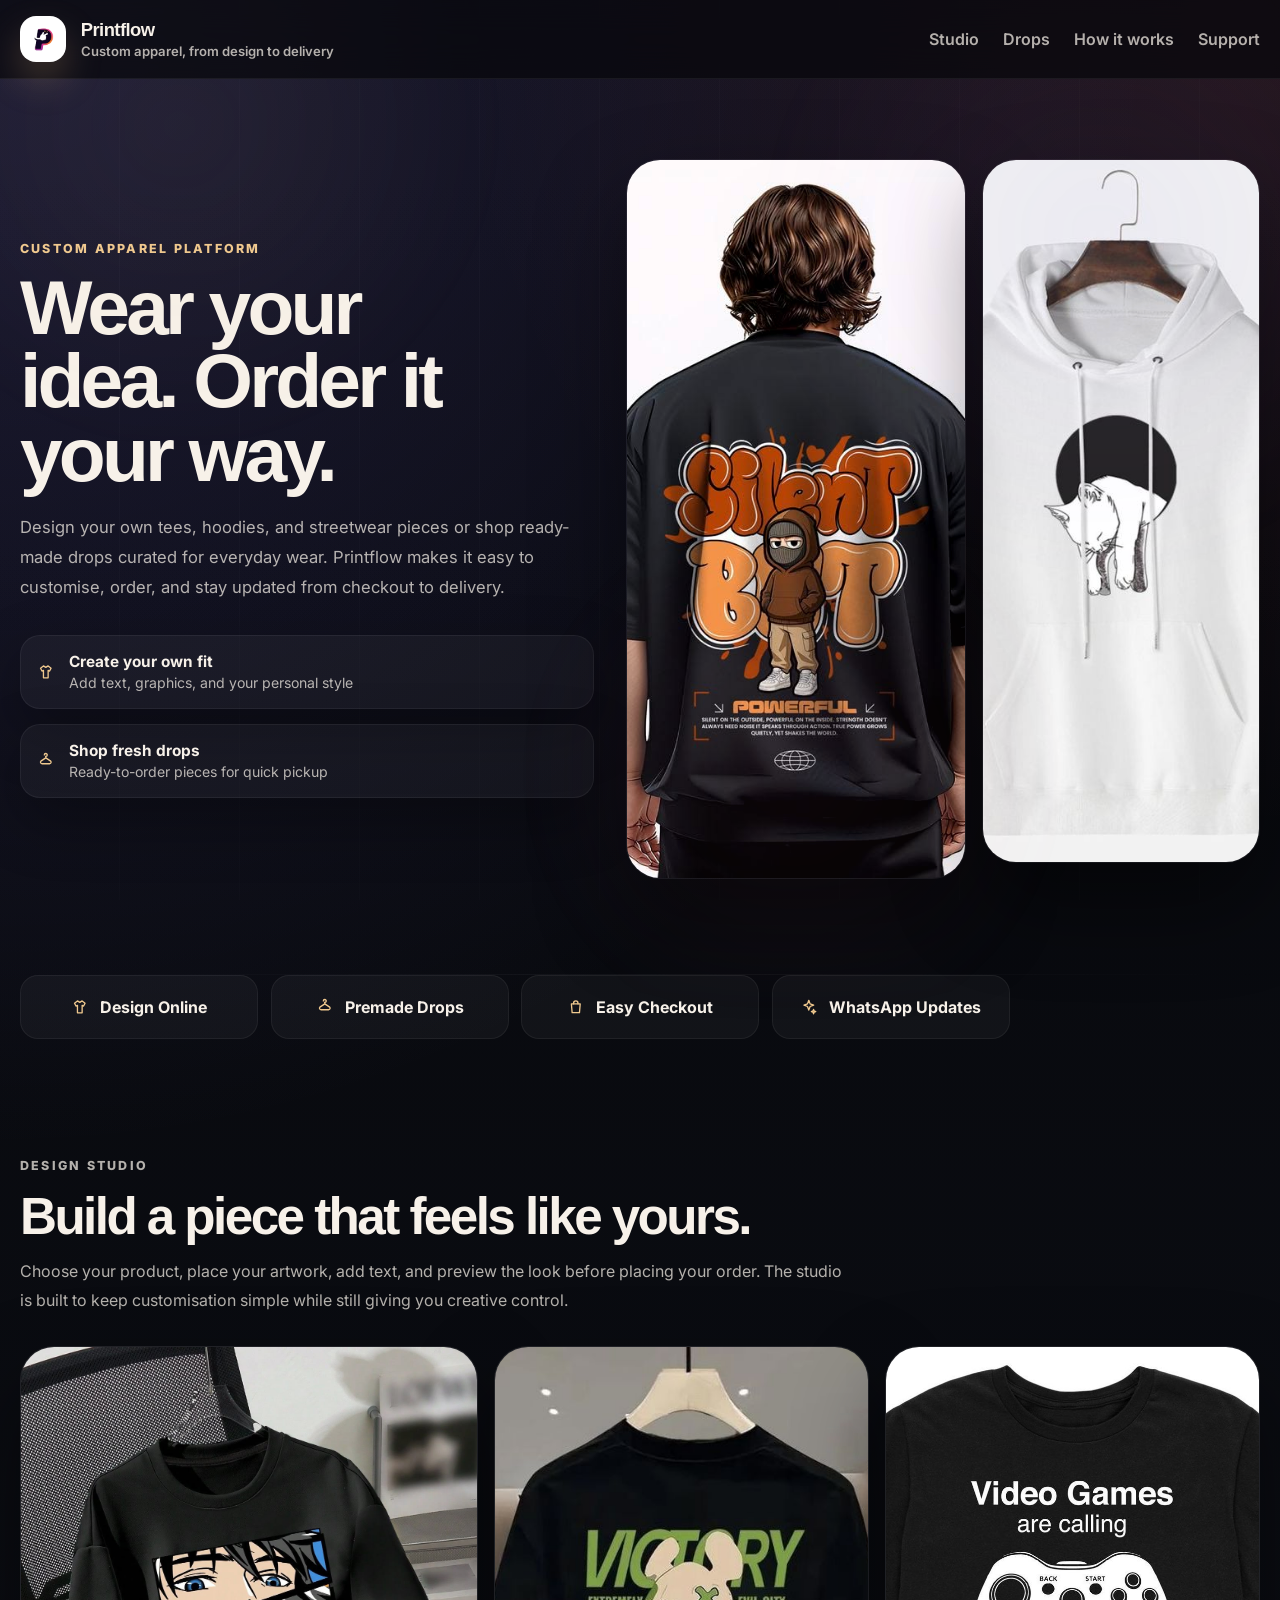
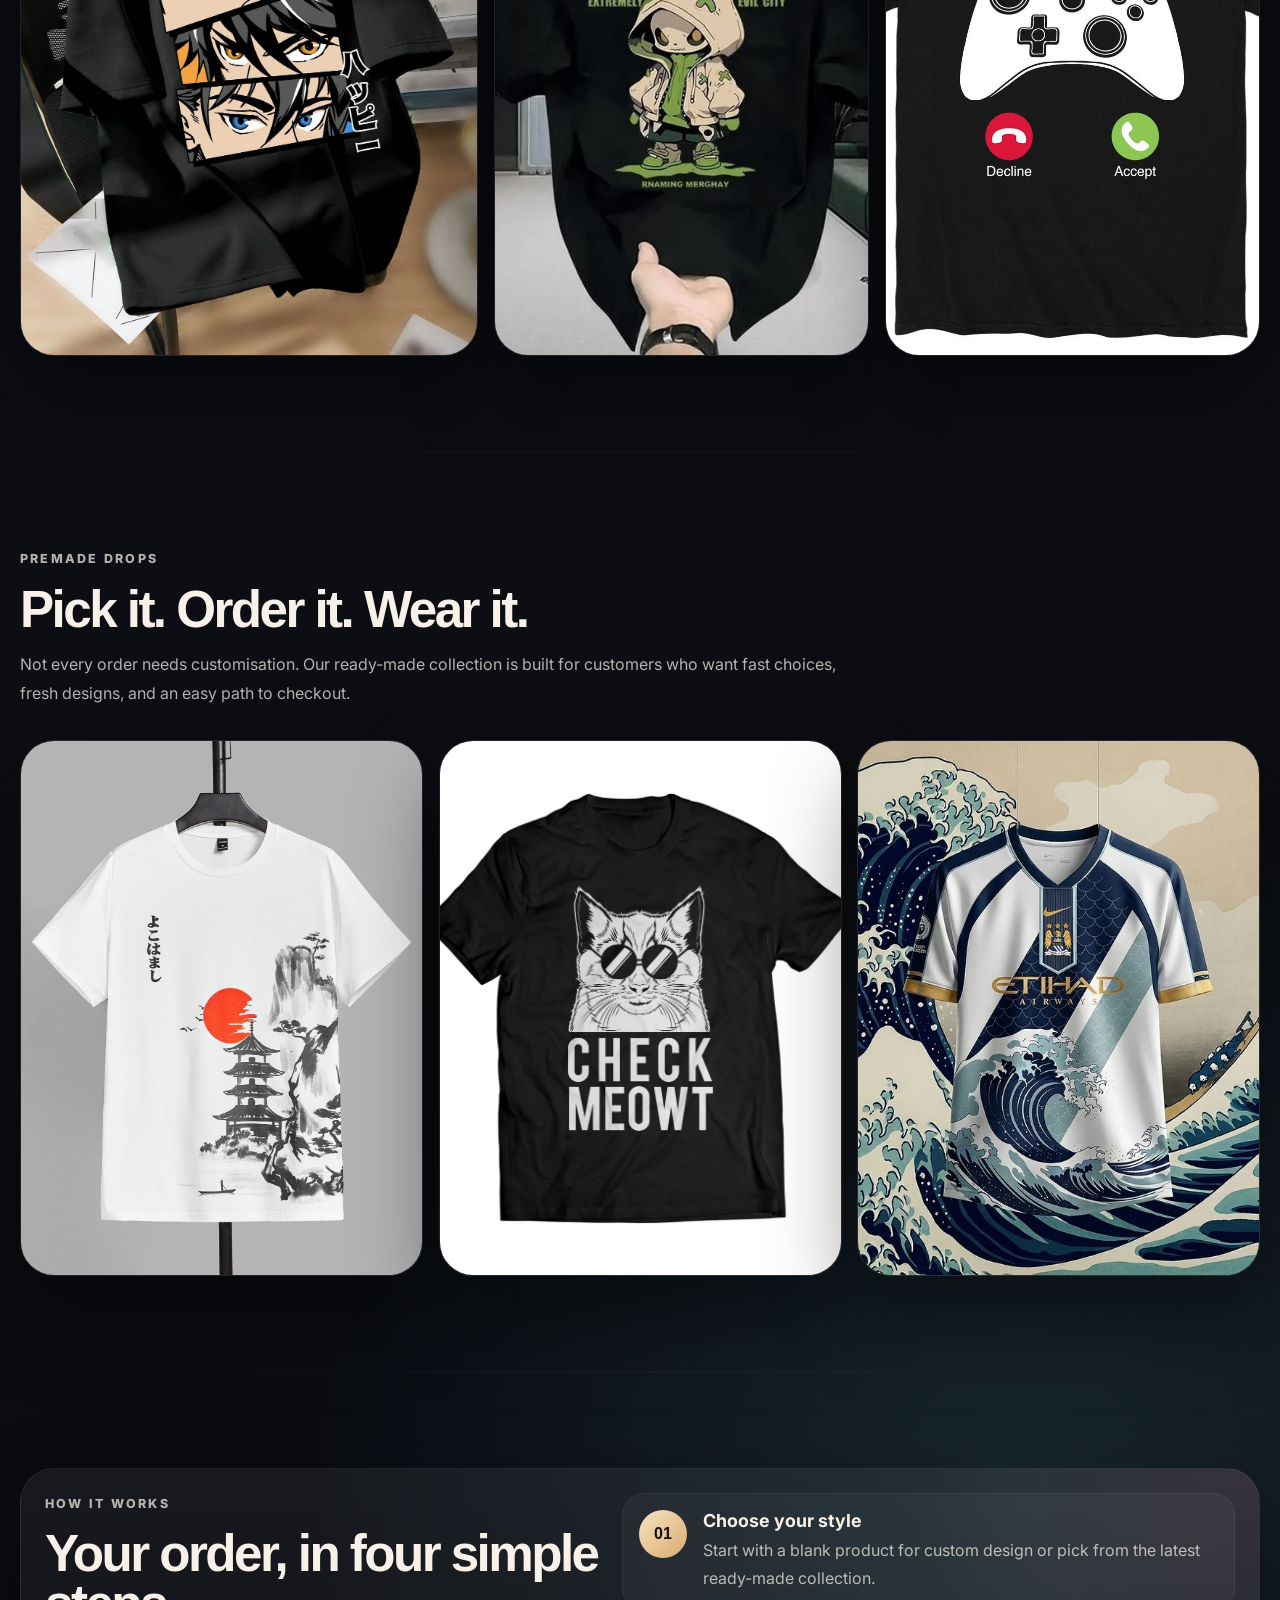
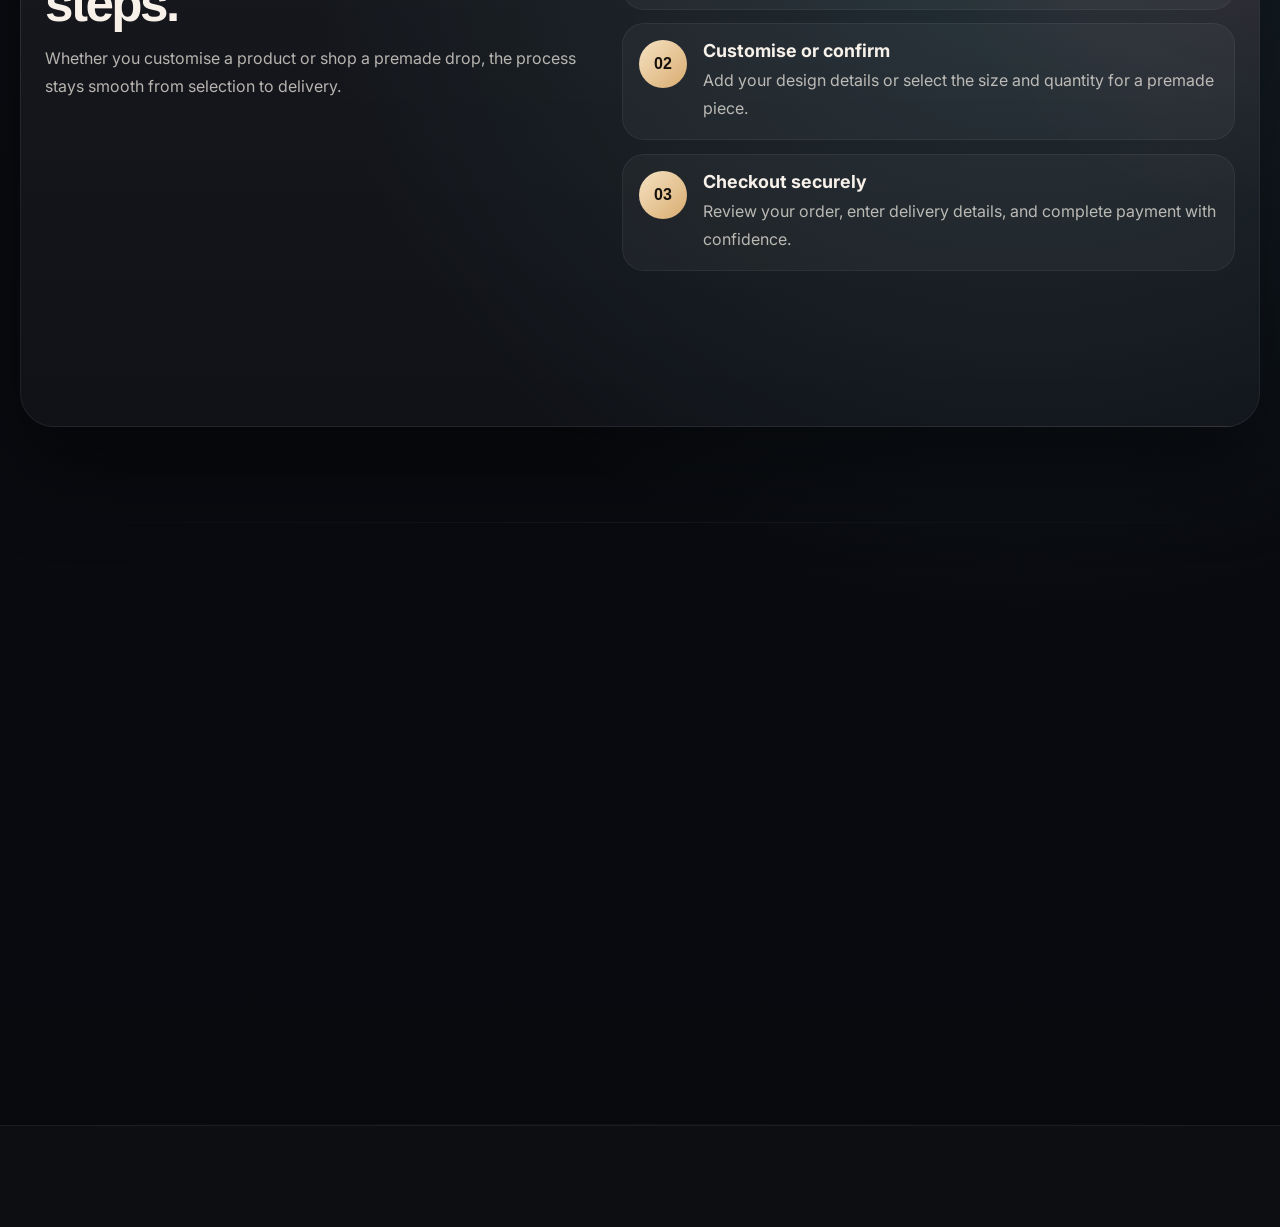
<file: index.html>
<!doctype html>
<html lang="en">
  <head>
    <meta charset="UTF-8" />
    <meta name="viewport" content="width=device-width, initial-scale=1.0" />
    <title>Printflow | Custom Apparel Studio and Premade Store</title>
    <meta
      name="description"
      content="Design custom apparel, shop ready-made drops, and track every order with Printflow."
    />
    <link rel="preconnect" href="https://fonts.googleapis.com" />
    <link rel="preconnect" href="https://fonts.gstatic.com" crossorigin />
    <link
      href="https://fonts.googleapis.com/css2?family=Inter:wght@400;500;600;700;800&family=Clash+Display:wght@500;600;700&display=swap"
      rel="stylesheet"
    />
    <link rel="stylesheet" href="styles.css" />
      <link rel="icon" type="image/png" href="images/logoo.png">
  </head>
  <body>
    <svg class="icon-sprite" aria-hidden="true" focusable="false">
      <symbol id="icon-star" viewBox="0 0 24 24">
        <path
          d="M12 3.5l2.3 4.8 5.2.8-3.8 3.9.9 5.5L12 16.1 7.4 18.5l.9-5.5L4.5 9.1l5.2-.8L12 3.5Z"
          fill="none"
          stroke="currentColor"
          stroke-linejoin="round"
          stroke-width="1.7"
        ></path>
      </symbol>
      <symbol id="icon-arrow" viewBox="0 0 24 24">
        <path
          d="M5 12h13"
          fill="none"
          stroke="currentColor"
          stroke-linecap="round"
          stroke-width="1.8"
        ></path>
        <path
          d="m13 6 6 6-6 6"
          fill="none"
          stroke="currentColor"
          stroke-linecap="round"
          stroke-linejoin="round"
          stroke-width="1.8"
        ></path>
      </symbol>
      <symbol id="icon-shirt" viewBox="0 0 24 24">
        <path
          d="m8.8 4 3.2 2 3.2-2 4 3.2-2 3.8-2-1v10.2H8.8V10l-2 1-2-3.8L8.8 4Z"
          fill="none"
          stroke="currentColor"
          stroke-linecap="round"
          stroke-linejoin="round"
          stroke-width="1.8"
        ></path>
      </symbol>
      <symbol id="icon-hanger" viewBox="0 0 24 24">
        <path
          d="M12 6a2 2 0 1 0-2-2"
          fill="none"
          stroke="currentColor"
          stroke-linecap="round"
          stroke-linejoin="round"
          stroke-width="1.8"
        ></path>
        <path
          d="M12 6v2l6.7 4.4A2.2 2.2 0 0 1 17.5 16h-11a2.2 2.2 0 0 1-1.2-3.6L12 8"
          fill="none"
          stroke="currentColor"
          stroke-linecap="round"
          stroke-linejoin="round"
          stroke-width="1.8"
        ></path>
      </symbol>
      <symbol id="icon-scissors" viewBox="0 0 24 24">
        <circle
          cx="6"
          cy="7"
          r="2.3"
          fill="none"
          stroke="currentColor"
          stroke-width="1.8"
        ></circle>
        <circle
          cx="6"
          cy="17"
          r="2.3"
          fill="none"
          stroke="currentColor"
          stroke-width="1.8"
        ></circle>
        <path
          d="M8 8.5 18.5 3.8"
          fill="none"
          stroke="currentColor"
          stroke-linecap="round"
          stroke-width="1.8"
        ></path>
        <path
          d="M8 15.5 18.5 20.2"
          fill="none"
          stroke="currentColor"
          stroke-linecap="round"
          stroke-width="1.8"
        ></path>
      </symbol>
      <symbol id="icon-spark" viewBox="0 0 24 24">
        <path
          d="M12 3.2 13.8 8l4.8 1.8-4.8 1.8L12 16.4l-1.8-4.8L5.4 9.8 10.2 8 12 3.2Z"
          fill="none"
          stroke="currentColor"
          stroke-linejoin="round"
          stroke-width="1.8"
        ></path>
        <path
          d="M18.5 15.5 19.3 17.7l2.2.8-2.2.8-.8 2.2-.8-2.2-2.2-.8 2.2-.8.8-2.2Z"
          fill="none"
          stroke="currentColor"
          stroke-linejoin="round"
          stroke-width="1.8"
        ></path>
      </symbol>
      <symbol id="icon-bag" viewBox="0 0 24 24">
        <path
          d="M6 8h12l-1 12H7L6 8Z"
          fill="none"
          stroke="currentColor"
          stroke-linecap="round"
          stroke-linejoin="round"
          stroke-width="1.8"
        ></path>
        <path
          d="M9 8V7a3 3 0 0 1 6 0v1"
          fill="none"
          stroke="currentColor"
          stroke-linecap="round"
          stroke-linejoin="round"
          stroke-width="1.8"
        ></path>
      </symbol>
      <symbol id="icon-grid" viewBox="0 0 24 24">
        <rect
          x="3.5"
          y="3.5"
          width="7"
          height="7"
          rx="1.4"
          fill="none"
          stroke="currentColor"
          stroke-width="1.8"
        ></rect>
        <rect
          x="13.5"
          y="3.5"
          width="7"
          height="7"
          rx="1.4"
          fill="none"
          stroke="currentColor"
          stroke-width="1.8"
        ></rect>
        <rect
          x="3.5"
          y="13.5"
          width="7"
          height="7"
          rx="1.4"
          fill="none"
          stroke="currentColor"
          stroke-width="1.8"
        ></rect>
        <rect
          x="13.5"
          y="13.5"
          width="7"
          height="7"
          rx="1.4"
          fill="none"
          stroke="currentColor"
          stroke-width="1.8"
        ></rect>
      </symbol>
      <symbol id="icon-receipt" viewBox="0 0 24 24">
        <path
          d="M7 3h10v18l-2.2-1.5L12 21l-2.8-1.5L7 21V3Z"
          fill="none"
          stroke="currentColor"
          stroke-linecap="round"
          stroke-linejoin="round"
          stroke-width="1.8"
        ></path>
        <path
          d="M9.5 8h5"
          fill="none"
          stroke="currentColor"
          stroke-linecap="round"
          stroke-width="1.8"
        ></path>
        <path
          d="M9.5 12h5"
          fill="none"
          stroke="currentColor"
          stroke-linecap="round"
          stroke-width="1.8"
        ></path>
        <path
          d="M9.5 16h3.2"
          fill="none"
          stroke="currentColor"
          stroke-linecap="round"
          stroke-width="1.8"
        ></path>
      </symbol>
      <symbol id="icon-chat" viewBox="0 0 24 24">
        <path
          d="M5 6.5A2.5 2.5 0 0 1 7.5 4h9A2.5 2.5 0 0 1 19 6.5v6A2.5 2.5 0 0 1 16.5 15H11l-4 4v-4H7.5A2.5 2.5 0 0 1 5 12.5v-6Z"
          fill="none"
          stroke="currentColor"
          stroke-linecap="round"
          stroke-linejoin="round"
          stroke-width="1.8"
        ></path>
        <path
          d="M9 9.4h6"
          fill="none"
          stroke="currentColor"
          stroke-linecap="round"
          stroke-width="1.8"
        ></path>
        <path
          d="M9 12.2h3.8"
          fill="none"
          stroke="currentColor"
          stroke-linecap="round"
          stroke-width="1.8"
        ></path>
      </symbol>
      <symbol id="icon-phone" viewBox="0 0 24 24">
        <path
          d="M21 16.8v2.4a1.8 1.8 0 0 1-2 1.8A16.6 16.6 0 0 1 3 5a1.8 1.8 0 0 1 1.8-2H7.2A1.8 1.8 0 0 1 9 4.5l.5 3.3a1.8 1.8 0 0 1-.5 1.5l-1.6 1.6a14 14 0 0 0 5 5l1.6-1.6a1.8 1.8 0 0 1 1.5-.5l3.3.5A1.8 1.8 0 0 1 21 16.8Z"
          fill="none"
          stroke="currentColor"
          stroke-linecap="round"
          stroke-linejoin="round"
          stroke-width="1.8"
        ></path>
      </symbol>
    </svg>

    <div class="page-shell">
      <header class="site-header">
        <div class="container header-row">
          <a class="brand" href="#top" aria-label="Printflow home">
       <span class="brand-mark">
  <img src="images/logoo1.png" alt="Printflow logo" class="logo-img" />
</span>
            </span>
            <span class="brand-copy">
              <strong>Printflow</strong>
              <span>Custom apparel, from design to delivery</span>
            </span>
          </a>

          <nav class="site-nav" aria-label="Primary">
            <a href="#studio">Studio</a>
         
            <a href="#drops">Drops</a>
            <a href="#journey">How it works</a>
            <a href="#support">Support</a>
          </nav>
        </div>
      </header>

      <main>
        <section class="hero" id="top">
          <div class="container hero-layout">
            <div class="hero-copy">
              <p class="section-kicker">Custom apparel platform</p>
              <h1>Wear your idea. Order it your way.</h1>
              <p class="hero-text">
                Design your own tees, hoodies, and streetwear pieces or shop
                ready-made drops curated for everyday wear. Printflow makes it
                easy to customise, order, and stay updated from checkout to
                delivery.
              </p>

              <div class="hero-stats">
                <div class="stat-card">
                  <svg class="icon" viewBox="0 0 24 24" aria-hidden="true">
                    <use href="#icon-shirt"></use>
                  </svg>
                  <div>
                    <strong>Create your own fit</strong>
                    <span>Add text, graphics, and your personal style</span>
                  </div>
                </div>

                <div class="stat-card">
                  <svg class="icon" viewBox="0 0 24 24" aria-hidden="true">
                    <use href="#icon-hanger"></use>
                  </svg>
                  <div>
                    <strong>Shop fresh drops</strong>
                    <span>Ready-to-order pieces for quick pickup</span>
                  </div>
                </div>

               
              
              </div>
            </div>

       <div class="hero-visual">
  <div class="hero-card hero-card-large image-card">
    <img src="images/6.jpg" alt="Custom apparel hero image" />
  </div>

  <div class="hero-card hero-card-small image-card">
    <img src="images/7.jpg" alt="Premium apparel collection" />
  </div>
</div>
          </div>
        </section>

        <section class="brand-ribbon">
          <div class="container ribbon-row">
            <div>
              <svg class="icon" viewBox="0 0 24 24">
                <use href="#icon-shirt"></use></svg
              ><span>Design Online</span>
            </div>
            <div>
              <svg class="icon" viewBox="0 0 24 24">
                <use href="#icon-hanger"></use></svg
              ><span>Premade Drops</span>
            </div>
            <div>
              <svg class="icon" viewBox="0 0 24 24">
                <use href="#icon-bag"></use></svg
              ><span>Easy Checkout</span>
            </div>
            <div>
              <svg class="icon" viewBox="0 0 24 24">
                <use href="#icon-spark"></use></svg
              ><span>WhatsApp Updates</span>
            </div>
         
          </div>
        </section>

        <section class="studio-section" id="studio">
          <div class="container">
            <div class="section-header">
              <p class="section-kicker">Design studio</p>
              <h2>Build a piece that feels like yours.</h2>
              <p>
                Choose your product, place your artwork, add text, and preview
                the look before placing your order. The studio is built to keep
                customisation simple while still giving you creative control.
              </p>
            </div>

   <div class="studio-grid">
  <!-- IMAGE 1 -->
  <article class="studio-panel image-panel">
    <img src="images/4.jpg" alt="Custom apparel preview" />
  </article>

  <!-- IMAGE 2 -->
  <article class="studio-panel image-panel">
    <img src="images/5.jpg" alt="Design customization tools" />
  </article>

  <!-- IMAGE 3 (NEW) -->
  <article class="studio-panel image-panel">
    <img src="images/8.jpg" alt="Custom apparel design example" />
  </article>
</div>
          </div>
        </section>

        <section class="drops-section" id="drops">
          <div class="container">
            <div class="section-header">
              <p class="section-kicker">Premade drops</p>
              <h2>Pick it. Order it. Wear it.</h2>
              <p>
                Not every order needs customisation. Our ready-made collection
                is built for customers who want fast choices, fresh designs, and
                an easy path to checkout.
              </p>
            </div>

           <div class="product-grid">
  <article class="studio-panel image-panel">
    <img src="images/1.jpg" alt="Graphic Tee" />
  </article>

  <article class="studio-panel image-panel">
    <img src="images/2.jpg" alt="Oversized Tee" />
  </article>

  <article class="studio-panel image-panel">
    <img src="images/3.jpg" alt="Earth Tone Clothing" />
  </article>
</div>
        </section>

        <section class="journey-section" id="journey">
          <div class="container journey-shell">
            <div class="journey-copy">
              <p class="section-kicker">How it works</p>
              <h2>Your order, in four simple steps.</h2>
              <p>
                Whether you customise a product or shop a premade drop, the
                process stays smooth from selection to delivery.
              </p>
            </div>

            <div class="journey-list">
              <article class="journey-item">
                <span>01</span>
                <div>
                  <h3>Choose your style</h3>
                  <p>
                    Start with a blank product for custom design or pick from
                    the latest ready-made collection.
                  </p>
                </div>
              </article>

              <article class="journey-item">
                <span>02</span>
                <div>
                  <h3>Customise or confirm</h3>
                  <p>
                    Add your design details or select the size and quantity for
                    a premade piece.
                  </p>
                </div>
              </article>

              <article class="journey-item">
                <span>03</span>
                <div>
                  <h3>Checkout securely</h3>
                  <p>
                    Review your order, enter delivery details, and complete
                    payment with confidence.
                  </p>
                </div>
              </article>

              <article class="journey-item">
                <span>04</span>
                <div>
                  <h3>Receive updates</h3>
                  <p>
                    Stay informed with order progress notifications until your
                    package arrives.
                  </p>
                </div>
              </article>
            </div>
          </div>
        </section>

        <section class="support-section" id="support">
          <div class="container">
            <div class="section-header">
              <p class="section-kicker">Support</p>
              <h2>Need help? We’re easy to reach.</h2>
              <p>
                Get updates, ask questions, and stay connected throughout your
                order. Our support details are always close by when you need
                them.
              </p>
            </div>

            <div class="support-grid">
              <article class="support-card">
                <svg class="icon" viewBox="0 0 24 24">
                  <use href="#icon-chat"></use>
                </svg>
                <h3>WhatsApp updates</h3>
                <p>
                  Receive quick notifications for confirmation, production
                  progress, shipping, and delivery.
                </p>
              </article>

              <article class="support-card">
                <svg class="icon" viewBox="0 0 24 24">
                  <use href="#icon-phone"></use>
                </svg>
                <h3>Contact us</h3>
                <p>
                  Phone: 8798117511<br />
                  Gmail: printflow@gmail.com<br />
                  Address: Full Nagarjan, Dimapur, Nagaland, 797112
                </p>
              </article>

              <article class="support-card">
                <svg class="icon" viewBox="0 0 24 24">
                  <use href="#icon-receipt"></use>
                </svg>
                <h3>Order status</h3>
                <p>
                  Check where your order stands at every major step, from
                  payment to final delivery.
                </p>
              </article>

              <article class="support-card">
                <svg class="icon" viewBox="0 0 24 24">
                  <use href="#icon-bag"></use>
                </svg>
                <h3>Easy ordering</h3>
                <p>
                  A cleaner purchase flow helps you review your cart, confirm
                  details, and place your order faster.
                </p>
              </article>
            </div>
          </div>
        </section>
      </main>

      <footer class="site-footer">
        <div class="container footer-row footer-row-legal">
          <p>
            Printflow — custom apparel, ready-made drops, and delivery updates
            in one place.
          </p>

          <div class="footer-links">
            <a href="privacy-policy.html">Privacy Policy</a>
            <a href="terms-and-conditions.html">Terms &amp; Conditions</a>
            <a href="delete-account-data.html">Delete Account / Data</a>
            <a href="#top">Back to top</a>
          </div>
        </div>
      </footer>
    </div>

    <script>
      document.addEventListener("DOMContentLoaded", () => {
        document.body.classList.add("is-loaded");

        const revealTargets = document.querySelectorAll(`
          .section-header,
          .stat-card,
          .hero-card,
          .ribbon-row > div,
          .studio-panel,
          .gallery-card,
          .product-card,
          .journey-item,
          .support-card,
          .footer-row
        `);

        revealTargets.forEach((el, index) => {
          el.classList.add("reveal");
          el.style.setProperty("--reveal-delay", `${index * 40}ms`);
        });

        const observer = new IntersectionObserver(
          (entries) => {
            entries.forEach((entry) => {
              if (entry.isIntersecting) {
                entry.target.classList.add("is-visible");
                observer.unobserve(entry.target);
              }
            });
          },
          {
            threshold: 0.16,
            rootMargin: "0px 0px -8% 0px",
          },
        );

        revealTargets.forEach((el) => observer.observe(el));
      });
    </script>
  </body>
</html>
</file>
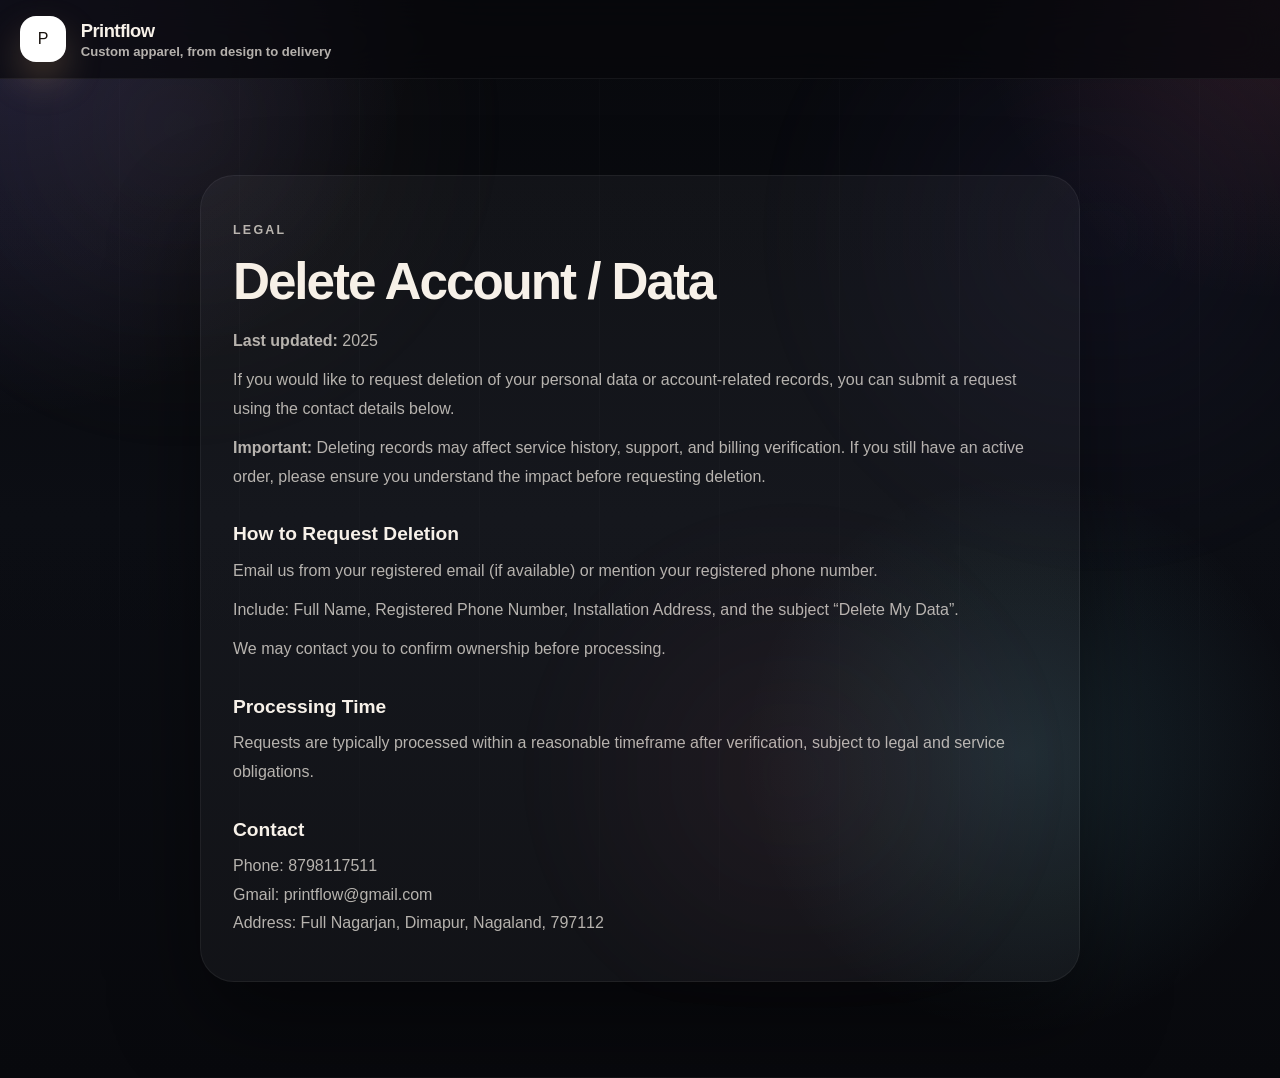
<file: delete-account-data.html>
<!doctype html>
<html lang="en">
  <head>
    <meta charset="UTF-8" />
    <meta name="viewport" content="width=device-width, initial-scale=1.0" />
    <title>PrintFlow | Delete Account / Data</title>
    <link rel="stylesheet" href="styles.css" />
    <link rel="icon" type="image/png" href="images/logoo.png" />
  </head>
  <body>
    <div class="page-shell">
      <header class="site-header">
        <div class="container header-row">
          <a class="brand" href="index.html" aria-label="Printflow home">
            <span class="brand-mark">P</span>
            <span class="brand-copy">
              <strong>Printflow</strong>
              <span>Custom apparel, from design to delivery</span>
            </span>
          </a>
        </div>
      </header>

      <main class="policy-page">
        <section class="support-section">
          <div class="container policy-shell">
            <p class="section-kicker">Legal</p>
            <h1>Delete Account / Data</h1>
            <p><strong>Last updated:</strong> 2025</p>

            <p>
              If you would like to request deletion of your personal data or
              account-related records, you can submit a request using the
              contact details below.
            </p>

            <p>
              <strong>Important:</strong> Deleting records may affect service
              history, support, and billing verification. If you still have an
              active order, please ensure you understand the impact before
              requesting deletion.
            </p>

            <h2>How to Request Deletion</h2>
            <p>
              Email us from your registered email (if available) or mention your
              registered phone number.
            </p>
            <p>
              Include: Full Name, Registered Phone Number, Installation Address,
              and the subject “Delete My Data”.
            </p>
            <p>We may contact you to confirm ownership before processing.</p>

            <h2>Processing Time</h2>
            <p>
              Requests are typically processed within a reasonable timeframe
              after verification, subject to legal and service obligations.
            </p>

            <h2>Contact</h2>
            <p>
              Phone: 8798117511<br />
              Gmail: printflow@gmail.com<br />
              Address: Full Nagarjan, Dimapur, Nagaland, 797112
            </p>
          </div>
        </section>
      </main>
    </div>
  </body>
</html>
</file>
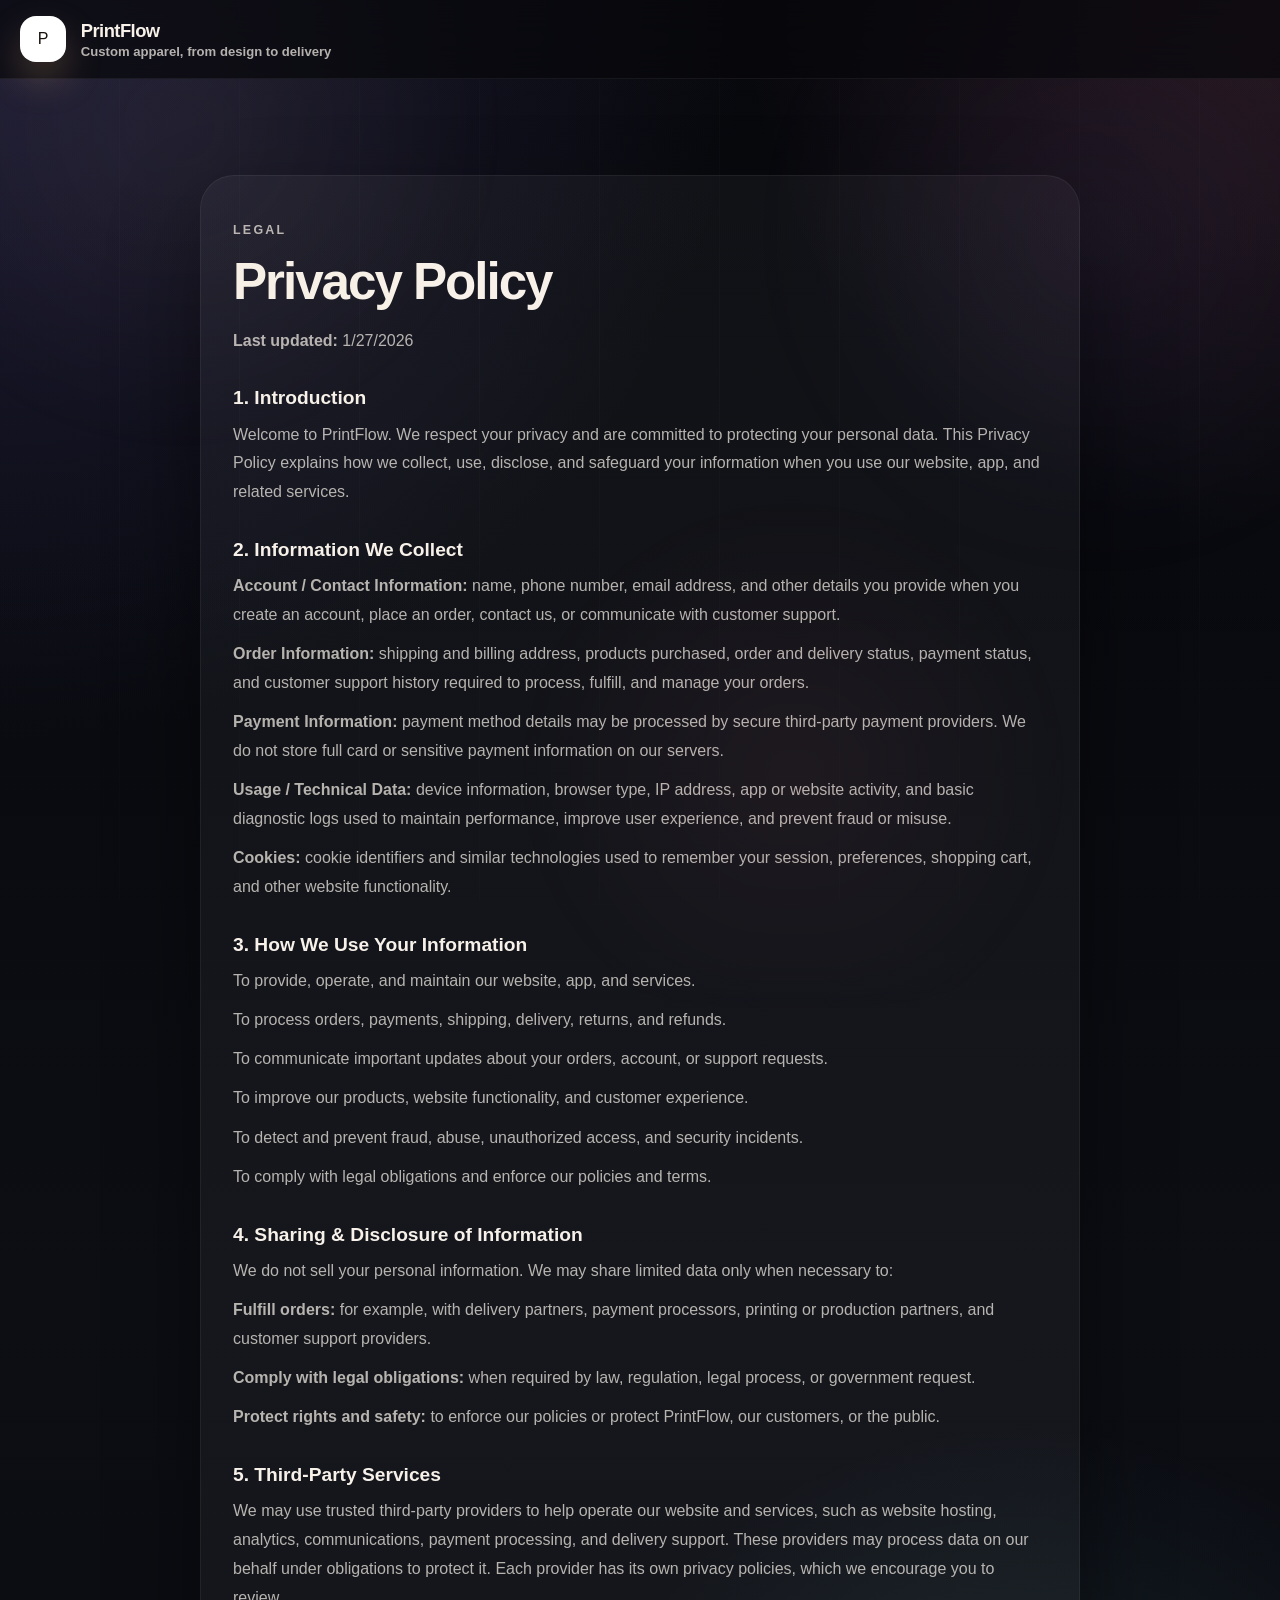
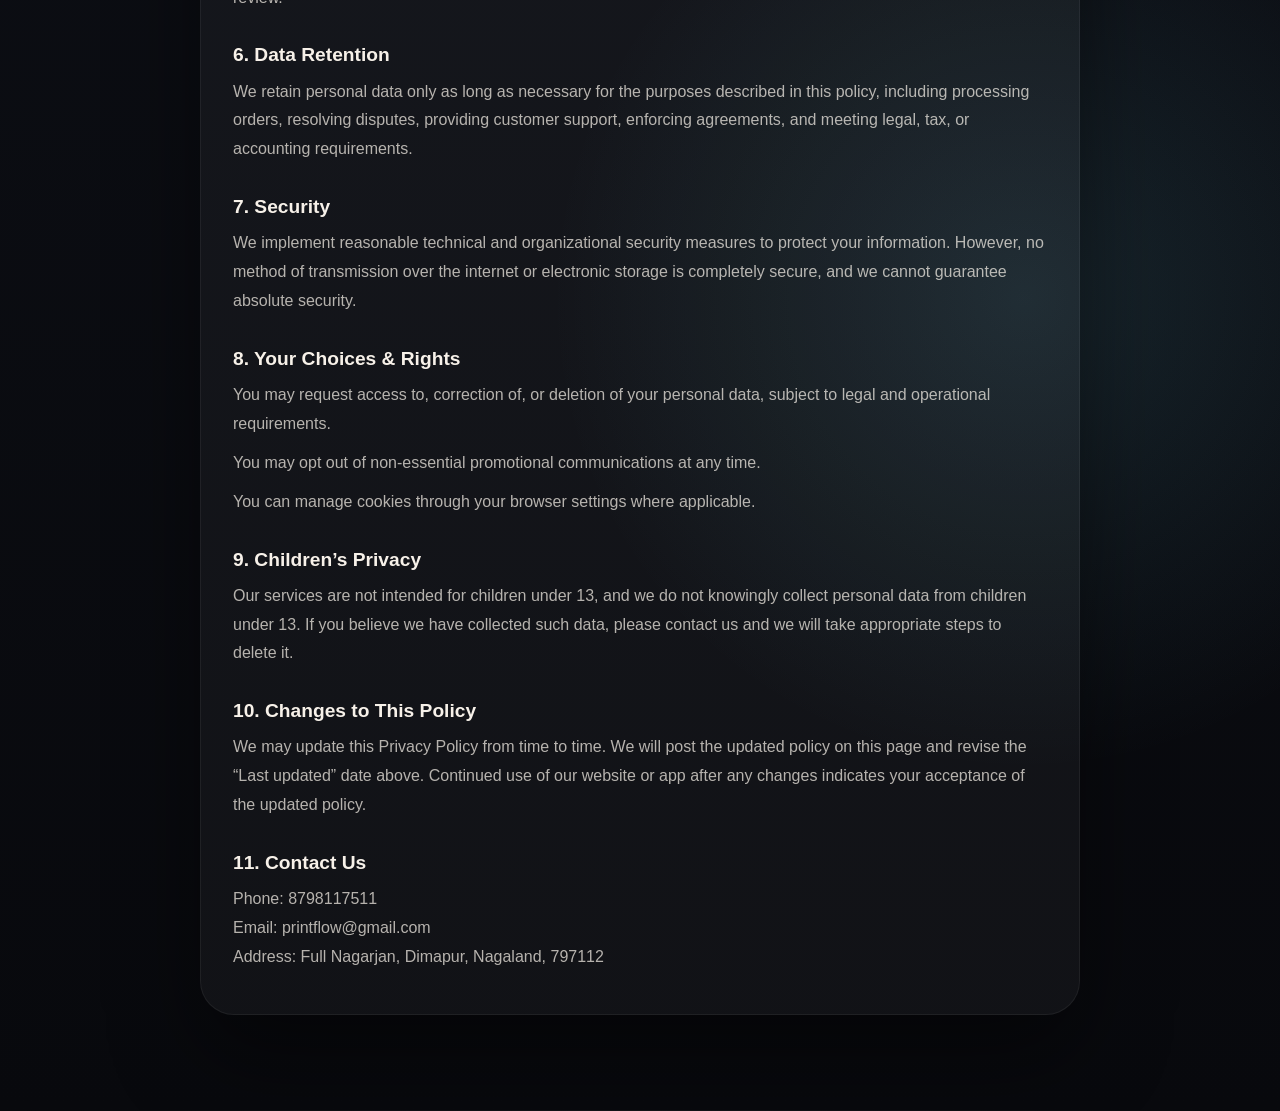
<file: privacy-policy.html>
<!doctype html>
<html lang="en">
  <head>
    <meta charset="UTF-8" />
    <meta name="viewport" content="width=device-width, initial-scale=1.0" />
    <title>PrintFlow | Privacy Policy</title>
    <link rel="stylesheet" href="styles.css" />
    <link rel="icon" type="image/png" href="images/logoo.png" />
  </head>
  <body>
    <div class="page-shell">
      <header class="site-header">
        <div class="container header-row">
          <a class="brand" href="index.html" aria-label="PrintFlow home">
            <span class="brand-mark">P</span>
            <span class="brand-copy">
              <strong>PrintFlow</strong>
              <span>Custom apparel, from design to delivery</span>
            </span>
          </a>
        </div>
      </header>

      <main class="policy-page">
        <section class="support-section">
          <div class="container policy-shell">
            <p class="section-kicker">Legal</p>
            <h1>Privacy Policy</h1>
            <p><strong>Last updated:</strong> 1/27/2026</p>

            <h2>1. Introduction</h2>
            <p>
              Welcome to PrintFlow. We respect your privacy and are committed to
              protecting your personal data. This Privacy Policy explains how we
              collect, use, disclose, and safeguard your information when you
              use our website, app, and related services.
            </p>

            <h2>2. Information We Collect</h2>
            <p>
              <strong>Account / Contact Information:</strong> name, phone
              number, email address, and other details you provide when you
              create an account, place an order, contact us, or communicate with
              customer support.
            </p>
            <p>
              <strong>Order Information:</strong> shipping and billing address,
              products purchased, order and delivery status, payment status, and
              customer support history required to process, fulfill, and manage
              your orders.
            </p>
            <p>
              <strong>Payment Information:</strong> payment method details may
              be processed by secure third-party payment providers. We do not
              store full card or sensitive payment information on our servers.
            </p>
            <p>
              <strong>Usage / Technical Data:</strong> device information,
              browser type, IP address, app or website activity, and basic
              diagnostic logs used to maintain performance, improve user
              experience, and prevent fraud or misuse.
            </p>
            <p>
              <strong>Cookies:</strong> cookie identifiers and similar
              technologies used to remember your session, preferences, shopping
              cart, and other website functionality.
            </p>

            <h2>3. How We Use Your Information</h2>
            <p>
              To provide, operate, and maintain our website, app, and services.
            </p>
            <p>
              To process orders, payments, shipping, delivery, returns, and
              refunds.
            </p>
            <p>
              To communicate important updates about your orders, account, or
              support requests.
            </p>
            <p>
              To improve our products, website functionality, and customer
              experience.
            </p>
            <p>
              To detect and prevent fraud, abuse, unauthorized access, and
              security incidents.
            </p>
            <p>
              To comply with legal obligations and enforce our policies and
              terms.
            </p>

            <h2>4. Sharing &amp; Disclosure of Information</h2>
            <p>
              We do not sell your personal information. We may share limited
              data only when necessary to:
            </p>
            <p>
              <strong>Fulfill orders:</strong> for example, with delivery
              partners, payment processors, printing or production partners, and
              customer support providers.
            </p>
            <p>
              <strong>Comply with legal obligations:</strong> when required by
              law, regulation, legal process, or government request.
            </p>
            <p>
              <strong>Protect rights and safety:</strong> to enforce our
              policies or protect PrintFlow, our customers, or the public.
            </p>

            <h2>5. Third-Party Services</h2>
            <p>
              We may use trusted third-party providers to help operate our
              website and services, such as website hosting, analytics,
              communications, payment processing, and delivery support. These
              providers may process data on our behalf under obligations to
              protect it. Each provider has its own privacy policies, which we
              encourage you to review.
            </p>

            <h2>6. Data Retention</h2>
            <p>
              We retain personal data only as long as necessary for the purposes
              described in this policy, including processing orders, resolving
              disputes, providing customer support, enforcing agreements, and
              meeting legal, tax, or accounting requirements.
            </p>

            <h2>7. Security</h2>
            <p>
              We implement reasonable technical and organizational security
              measures to protect your information. However, no method of
              transmission over the internet or electronic storage is completely
              secure, and we cannot guarantee absolute security.
            </p>

            <h2>8. Your Choices &amp; Rights</h2>
            <p>
              You may request access to, correction of, or deletion of your
              personal data, subject to legal and operational requirements.
            </p>
            <p>
              You may opt out of non-essential promotional communications at any
              time.
            </p>
            <p>
              You can manage cookies through your browser settings where
              applicable.
            </p>

            <h2>9. Children’s Privacy</h2>
            <p>
              Our services are not intended for children under 13, and we do not
              knowingly collect personal data from children under 13. If you
              believe we have collected such data, please contact us and we will
              take appropriate steps to delete it.
            </p>

            <h2>10. Changes to This Policy</h2>
            <p>
              We may update this Privacy Policy from time to time. We will post
              the updated policy on this page and revise the “Last updated” date
              above. Continued use of our website or app after any changes
              indicates your acceptance of the updated policy.
            </p>

            <h2>11. Contact Us</h2>
            <p>
              Phone: 8798117511<br />
              Email: printflow@gmail.com<br />
              Address: Full Nagarjan, Dimapur, Nagaland, 797112
            </p>
          </div>
        </section>
      </main>
    </div>
  </body>
</html>
</file>
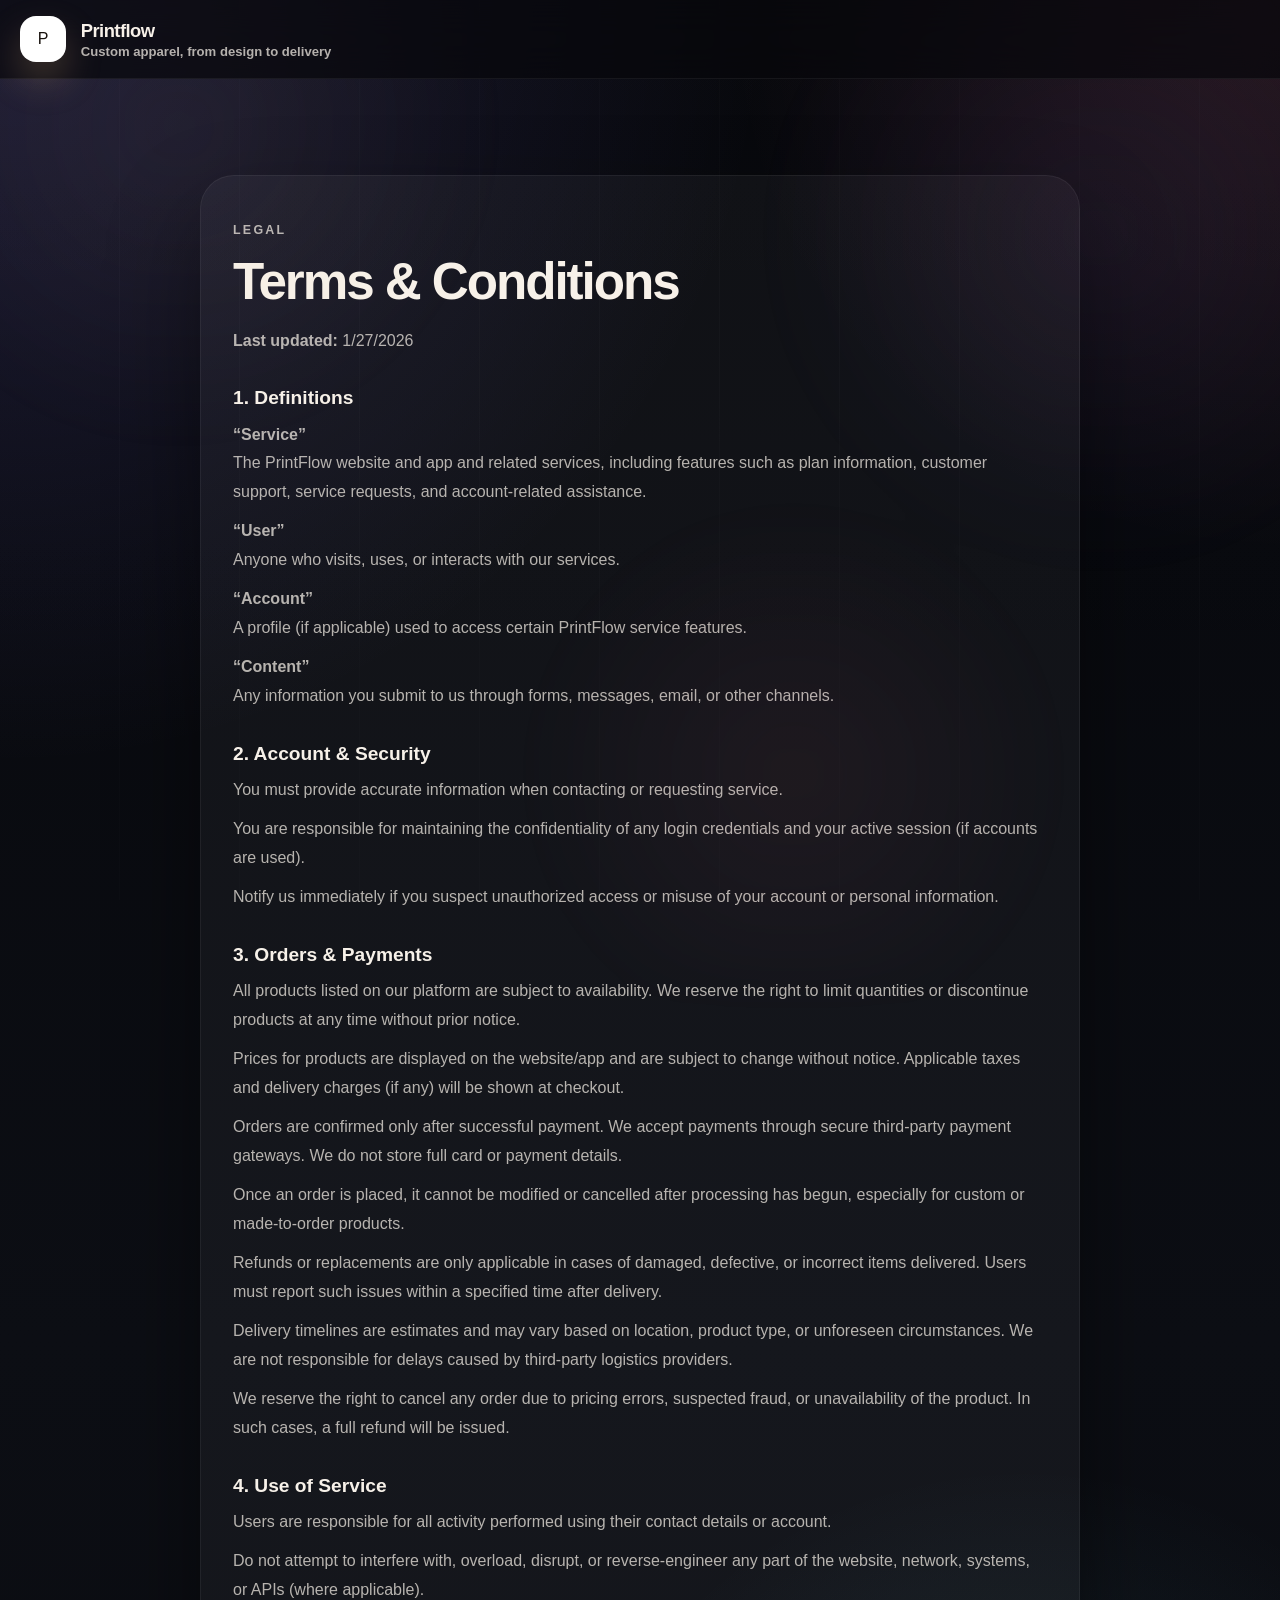
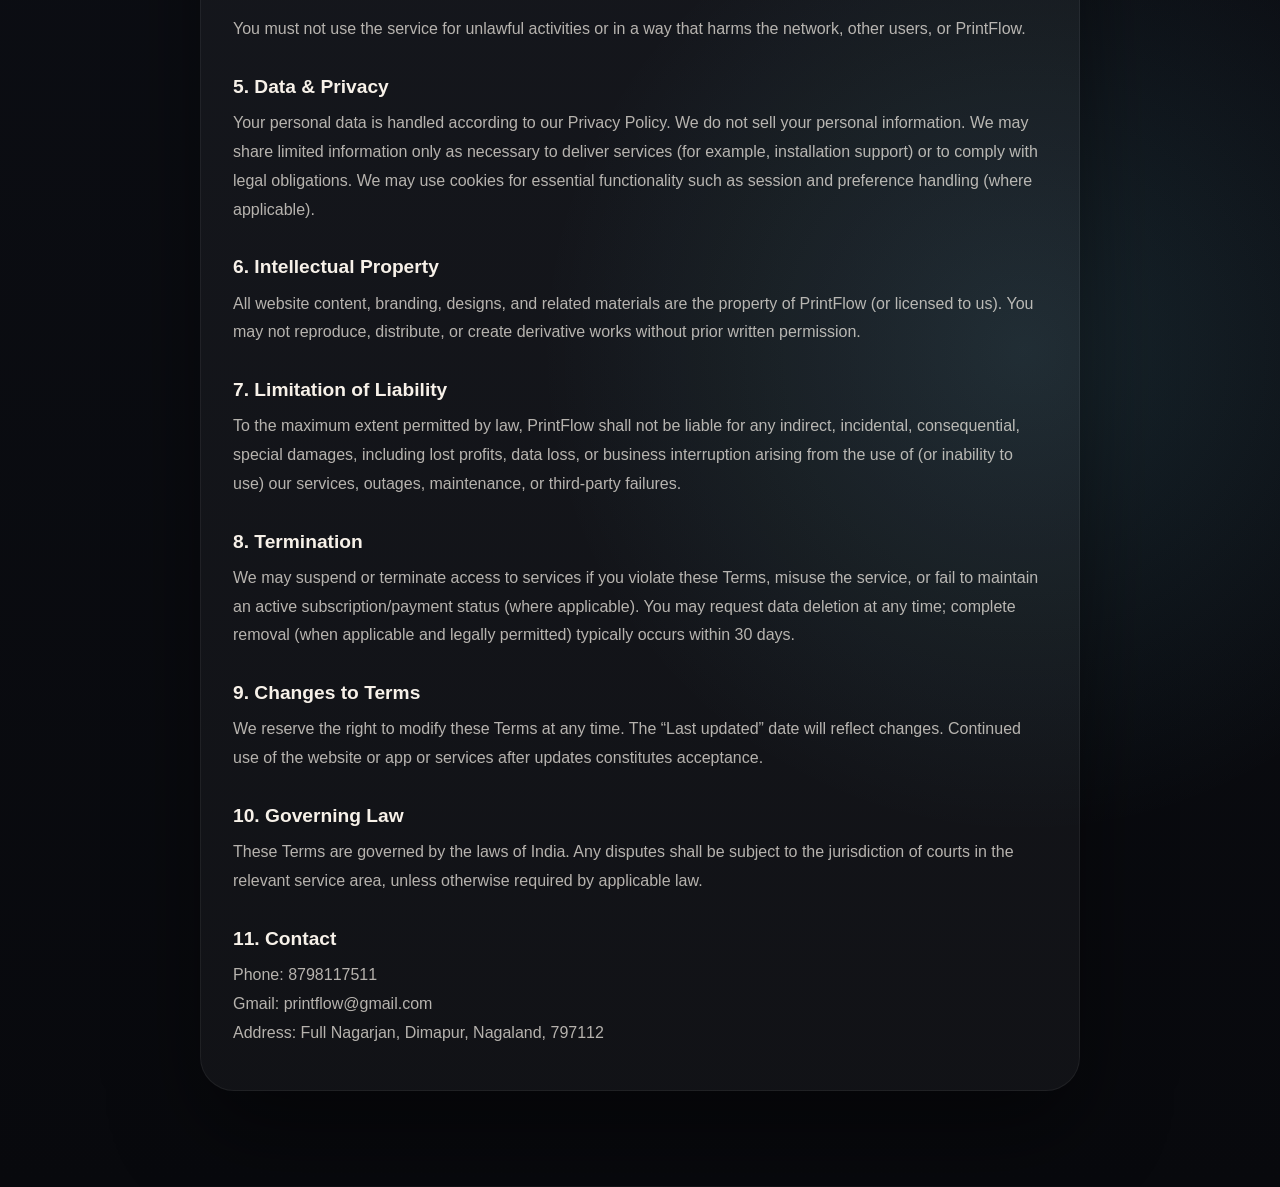
<file: terms-and-conditions.html>
<!doctype html>
<html lang="en">
  <head>
    <meta charset="UTF-8" />
    <meta name="viewport" content="width=device-width, initial-scale=1.0" />
    <title>PrintFlow | Terms &amp; Conditions</title>
    <link rel="stylesheet" href="styles.css" />
    <link rel="icon" type="image/png" href="images/logoo.png" />
  </head>
  <body>
    <div class="page-shell">
      <header class="site-header">
        <div class="container header-row">
          <a class="brand" href="index.html" aria-label="Printflow home">
            <span class="brand-mark">P</span>
            <span class="brand-copy">
              <strong>Printflow</strong>
              <span>Custom apparel, from design to delivery</span>
            </span>
          </a>
        </div>
      </header>

      <main class="policy-page">
        <section class="support-section">
          <div class="container policy-shell">
            <p class="section-kicker">Legal</p>
            <h1>Terms &amp; Conditions</h1>
            <p><strong>Last updated:</strong> 1/27/2026</p>

            <h2>1. Definitions</h2>
            <p>
              <strong>“Service”</strong><br />The PrintFlow website and app and
              related services, including features such as plan information,
              customer support, service requests, and account-related
              assistance.
            </p>
            <p>
              <strong>“User”</strong><br />Anyone who visits, uses, or interacts
              with our services.
            </p>
            <p>
              <strong>“Account”</strong><br />A profile (if applicable) used to
              access certain PrintFlow service features.
            </p>
            <p>
              <strong>“Content”</strong><br />Any information you submit to us
              through forms, messages, email, or other channels.
            </p>

            <h2>2. Account &amp; Security</h2>
            <p>
              You must provide accurate information when contacting or
              requesting service.
            </p>
            <p>
              You are responsible for maintaining the confidentiality of any
              login credentials and your active session (if accounts are used).
            </p>
            <p>
              Notify us immediately if you suspect unauthorized access or misuse
              of your account or personal information.
            </p>

            <h2>3. Orders & Payments</h2>

            <p>
              All products listed on our platform are subject to availability.
              We reserve the right to limit quantities or discontinue products
              at any time without prior notice.
            </p>

            <p>
              Prices for products are displayed on the website/app and are
              subject to change without notice. Applicable taxes and delivery
              charges (if any) will be shown at checkout.
            </p>

            <p>
              Orders are confirmed only after successful payment. We accept
              payments through secure third-party payment gateways. We do not
              store full card or payment details.
            </p>

            <p>
              Once an order is placed, it cannot be modified or cancelled after
              processing has begun, especially for custom or made-to-order
              products.
            </p>

            <p>
              Refunds or replacements are only applicable in cases of damaged,
              defective, or incorrect items delivered. Users must report such
              issues within a specified time after delivery.
            </p>

            <p>
              Delivery timelines are estimates and may vary based on location,
              product type, or unforeseen circumstances. We are not responsible
              for delays caused by third-party logistics providers.
            </p>

            <p>
              We reserve the right to cancel any order due to pricing errors,
              suspected fraud, or unavailability of the product. In such cases,
              a full refund will be issued.
            </p>

            <h2>4. Use of Service</h2>
            <p>
              Users are responsible for all activity performed using their
              contact details or account.
            </p>
            <p>
              Do not attempt to interfere with, overload, disrupt, or
              reverse-engineer any part of the website, network, systems, or
              APIs (where applicable).
            </p>
            <p>
              You must not use the service for unlawful activities or in a way
              that harms the network, other users, or PrintFlow.
            </p>

            <h2>5. Data &amp; Privacy</h2>
            <p>
              Your personal data is handled according to our Privacy Policy. We
              do not sell your personal information. We may share limited
              information only as necessary to deliver services (for example,
              installation support) or to comply with legal obligations. We may
              use cookies for essential functionality such as session and
              preference handling (where applicable).
            </p>

            <h2>6. Intellectual Property</h2>
            <p>
              All website content, branding, designs, and related materials are
              the property of PrintFlow (or licensed to us). You may not
              reproduce, distribute, or create derivative works without prior
              written permission.
            </p>

            <h2>7. Limitation of Liability</h2>
            <p>
              To the maximum extent permitted by law, PrintFlow shall not be
              liable for any indirect, incidental, consequential, special
              damages, including lost profits, data loss, or business
              interruption arising from the use of (or inability to use) our
              services, outages, maintenance, or third-party failures.
            </p>

            <h2>8. Termination</h2>
            <p>
              We may suspend or terminate access to services if you violate
              these Terms, misuse the service, or fail to maintain an active
              subscription/payment status (where applicable). You may request
              data deletion at any time; complete removal (when applicable and
              legally permitted) typically occurs within 30 days.
            </p>

            <h2>9. Changes to Terms</h2>
            <p>
              We reserve the right to modify these Terms at any time. The “Last
              updated” date will reflect changes. Continued use of the website
              or app or services after updates constitutes acceptance.
            </p>

            <h2>10. Governing Law</h2>
            <p>
              These Terms are governed by the laws of India. Any disputes shall
              be subject to the jurisdiction of courts in the relevant service
              area, unless otherwise required by applicable law.
            </p>

            <h2>11. Contact</h2>
            <p>
              Phone: 8798117511<br />
              Gmail: printflow@gmail.com<br />
              Address: Full Nagarjan, Dimapur, Nagaland, 797112
            </p>
          </div>
        </section>
      </main>
    </div>
  </body>
</html>
</file>
<file: styles.css>
:root {
  --bg: #08090d;
  --bg-soft: #11131a;
  --text: #f7f1e9;
  --text-dim: rgba(247, 241, 233, 0.72);
  --line: rgba(255, 255, 255, 0.11);
  --line-soft: rgba(255, 255, 255, 0.06);
  --gold: #d9ac70;
  --gold-strong: #f0c98f;
  --rose: #ff7b9f;
  --violet: #8c7dff;
  --cyan: #79def5;
  --shadow-xl: 0 40px 90px rgba(0, 0, 0, 0.45);
  --shadow-lg: 0 22px 60px rgba(0, 0, 0, 0.32);
  --radius-xl: 34px;
  --radius-pill: 999px;
  --container: 1240px;
}

*,
*::before,
*::after {
  box-sizing: border-box;
}

html {
  scroll-behavior: smooth;
}

body {
  margin: 0;
  min-height: 100vh;
  color: var(--text);
  font-family: "Inter", sans-serif;
  background:
    radial-gradient(
      circle at top left,
      rgba(140, 125, 255, 0.18),
      transparent 25%
    ),
    radial-gradient(
      circle at top right,
      rgba(255, 123, 159, 0.12),
      transparent 18%
    ),
    radial-gradient(
      circle at 80% 70%,
      rgba(121, 222, 245, 0.12),
      transparent 22%
    ),
    linear-gradient(180deg, #06070b 0%, #0c0e14 48%, #08090d 100%);
}

body::before {
  content: "";
  position: fixed;
  inset: 0;
  pointer-events: none;
  background:
    linear-gradient(rgba(255, 255, 255, 0.02), transparent),
    repeating-linear-gradient(
      to right,
      transparent 0,
      transparent 119px,
      rgba(255, 255, 255, 0.02) 119px,
      rgba(255, 255, 255, 0.02) 120px
    );
  opacity: 0.65;
  animation: gridPulse 14s ease-in-out infinite;
}

body::after {
  content: "";
  position: fixed;
  inset: -10%;
  pointer-events: none;
  background:
    radial-gradient(
      circle at 20% 20%,
      rgba(240, 201, 143, 0.05),
      transparent 22%
    ),
    radial-gradient(
      circle at 80% 30%,
      rgba(140, 125, 255, 0.06),
      transparent 24%
    ),
    radial-gradient(
      circle at 60% 80%,
      rgba(255, 123, 159, 0.05),
      transparent 22%
    );
  filter: blur(18px);
  animation: ambientFloat 16s ease-in-out infinite alternate;
}

a {
  color: inherit;
  text-decoration: none;
}

img,
svg {
  display: block;
}

img {
  width: 100%;
  height: 100%;
  object-fit: cover;
}

.icon-sprite {
  position: absolute;
  width: 0;
  height: 0;
  overflow: hidden;
}

.icon {
  width: 1.1rem;
  height: 1.1rem;
  flex: 0 0 auto;
}

.page-shell {
  overflow-x: hidden;
}

.container {
  width: min(calc(100% - 2rem), var(--container));
  margin: 0 auto;
}

.site-header {
  position: sticky;
  top: 0;
  z-index: 50;
  backdrop-filter: blur(18px);
  background: rgba(7, 8, 12, 0.72);
  border-bottom: 1px solid var(--line-soft);
  transition:
    background 220ms ease,
    border-color 220ms ease,
    transform 220ms ease;
}

.header-row {
  display: flex;
  align-items: center;
  justify-content: space-between;
  gap: 1rem;
  padding: 1rem 0;
  animation: fadeSlideDown 0.8s cubic-bezier(0.22, 1, 0.36, 1) both;
}

.brand {
  display: inline-flex;
  align-items: center;
  gap: 0.9rem;
  transition: transform 220ms ease;
}

.brand:hover {
  transform: translateY(-1px);
}

.brand-mark {
  width: 2.9rem;
  height: 2.9rem;
  display: grid;
  place-items: center;
  border-radius: 1rem;
  background: white !important;
  color: #18120d;
  box-shadow: 0 18px 36px rgba(217, 172, 112, 0.25);
  animation: softFloat 5.4s ease-in-out infinite;
}

.brand-copy {
  display: flex;
  flex-direction: column;
  gap: 0.12rem;
}

.brand-copy strong {
  font-family: "Clash Display", sans-serif;
  font-size: 1.15rem;
  letter-spacing: -0.03em;
}

.brand-copy span {
  color: var(--text-dim);
  font-size: 0.82rem;
  font-weight: 600;
}

.site-nav {
  display: inline-flex;
  align-items: center;
  gap: 1.5rem;
}

.site-nav a {
  color: var(--text-dim);
  font-weight: 600;
  transition:
    color 180ms ease,
    transform 180ms ease;
}

.site-nav a:hover,
.site-nav a:focus-visible {
  color: var(--text);
  transform: translateY(-1px);
}

.hero,
.studio-section,
.drops-section,
.journey-section,
.support-section {
  padding: 6rem 0;
  position: relative;
}

.hero {
  padding-top: 5rem;
}

.hero::before,
.studio-section::before,
.drops-section::before,
.journey-section::before,
.support-section::before {
  content: "";
  position: absolute;
  inset: auto 0 0;
  height: 1px;
  background: linear-gradient(
    90deg,
    transparent 0%,
    rgba(255, 255, 255, 0.08) 50%,
    transparent 100%
  );
  opacity: 0.6;
}

.section-kicker {
  margin: 0 0 0.9rem;
  color: var(--gold-strong);
  font-size: 0.78rem;
  font-weight: 800;
  letter-spacing: 0.18em;
  text-transform: uppercase;
}

.section-header {
  max-width: 52rem;
  margin-bottom: 2rem;
}

.section-header h2,
.journey-copy h2,
.hero-copy h1 {
  margin: 0;
  font-family: "Clash Display", sans-serif;
  letter-spacing: -0.05em;
  line-height: 0.96;
}

.hero-copy h1 {
  max-width: 10ch;
  font-size: clamp(3.3rem, 6vw, 6.3rem);
  animation: fadeRise 1s cubic-bezier(0.22, 1, 0.36, 1) 0.15s both;
}

.section-header h2,
.journey-copy h2 {
  font-size: clamp(2.4rem, 4vw, 4.4rem);
}

.hero-text,
.section-header p,
.journey-copy p,
.support-card p {
  color: var(--text-dim);
  line-height: 1.8;
}

.hero-layout {
  display: grid;
  grid-template-columns: 0.95fr 1.05fr;
  gap: 2rem;
  align-items: center;
}

.hero-copy > .section-kicker {
  animation: fadeRise 0.85s cubic-bezier(0.22, 1, 0.36, 1) both;
}

.hero-text {
  max-width: 57ch;
  margin: 1.35rem 0 0;
  font-size: 1.04rem;
  animation: fadeRise 1s cubic-bezier(0.22, 1, 0.36, 1) 0.3s both;
}

.hero-stats {
  display: grid;
  gap: 0.9rem;
  margin-top: 2rem;
}

.stat-card {
  display: flex;
  align-items: center;
  gap: 0.9rem;
  padding: 1rem 1rem 1.05rem;
  border-radius: 20px;
  border: 1px solid var(--line-soft);
  background: rgba(255, 255, 255, 0.04);
  box-shadow: var(--shadow-lg);
  transition:
    transform 260ms ease,
    border-color 260ms ease,
    background 260ms ease,
    box-shadow 260ms ease;
}

.stat-card:hover {
  transform: translateY(-6px);
  border-color: rgba(240, 201, 143, 0.18);
  background: rgba(255, 255, 255, 0.055);
}

.stat-card svg {
  color: var(--gold-strong);
  transition: transform 260ms ease;
}

.stat-card:hover svg {
  transform: scale(1.08) rotate(-4deg);
}

.stat-card strong {
  display: block;
  font-size: 0.96rem;
}

.stat-card span {
  display: block;
  margin-top: 0.2rem;
  color: var(--text-dim);
  font-size: 0.88rem;
}

.hero-visual {
  position: relative;
  min-height: 720px;
  display: grid;
  grid-template-columns: 1.1fr 0.9fr;
  grid-template-rows: 1fr auto;
  gap: 1rem;
}

.hero-card,
.studio-panel,
.journey-shell,
.support-card {
  border: 1px solid var(--line-soft);
  box-shadow: var(--shadow-xl);
}

.hero-card {
  overflow: hidden;
  border-radius: var(--radius-xl);
  position: relative;
  transition:
    transform 400ms ease,
    box-shadow 400ms ease,
    border-color 300ms ease;
}

.hero-card:hover {
  transform: translateY(-8px);
  border-color: rgba(240, 201, 143, 0.16);
}

.hero-card-large {
  grid-row: span 2;
  min-height: 720px;
  animation: heroFloatLarge 7s ease-in-out infinite;
}

.hero-card-small {
  min-height: 270px;
  animation: heroFloatSmall 6s ease-in-out infinite;
}

.image-card img {
  filter: saturate(1.03) contrast(1.02);
  transform: scale(1.01);
  transition: transform 900ms ease;
}

.image-card:hover img,
.image-panel:hover img {
  transform: scale(1.07);
}

.brand-ribbon {
  padding-bottom: 1.2rem;
}

.ribbon-row {
  display: grid;
  grid-template-columns: repeat(5, minmax(0, 1fr));
  gap: 0.8rem;
}

.ribbon-row div {
  display: flex;
  align-items: center;
  justify-content: center;
  gap: 0.7rem;
  min-height: 4rem;
  padding: 0.9rem 1rem;
  border-radius: 18px;
  border: 1px solid var(--line-soft);
  background: rgba(255, 255, 255, 0.04);
  color: var(--text);
  font-weight: 700;
  transition:
    transform 260ms ease,
    border-color 260ms ease,
    background 260ms ease;
}

.ribbon-row div:hover {
  transform: translateY(-5px);
  border-color: rgba(240, 201, 143, 0.16);
  background: rgba(255, 255, 255, 0.055);
}

.ribbon-row svg {
  color: var(--gold-strong);
  transition: transform 260ms ease;
}

.ribbon-row div:hover svg {
  transform: scale(1.08) rotate(-6deg);
}

.studio-grid {
  display: grid;
  grid-template-columns: 1.1fr 0.9fr 0.9fr;
  gap: 1rem;
}

.studio-panel {
  border-radius: var(--radius-xl);
  overflow: hidden;
  background: rgba(255, 255, 255, 0.04);
  transition:
    transform 320ms ease,
    border-color 320ms ease,
    background 320ms ease,
    box-shadow 320ms ease;
}

.studio-panel:hover {
  transform: translateY(-8px);
  border-color: rgba(240, 201, 143, 0.18);
  background: rgba(255, 255, 255, 0.05);
}

.image-panel {
  position: relative;
  min-height: 100%;
}

.image-panel img {
  transition:
    transform 900ms ease,
    filter 900ms ease;
}

.product-grid {
  display: grid;
  grid-template-columns: repeat(3, minmax(0, 1fr));
  gap: 1rem;
}

.journey-shell {
  display: grid;
  grid-template-columns: 0.95fr 1.05fr;
  gap: 1.4rem;
  padding: 1.5rem;
  border-radius: var(--radius-xl);
  background:
    radial-gradient(
      circle at top right,
      rgba(255, 123, 159, 0.1),
      transparent 25%
    ),
    linear-gradient(
      180deg,
      rgba(255, 255, 255, 0.055),
      rgba(255, 255, 255, 0.03)
    );
  transition:
    transform 360ms ease,
    border-color 300ms ease,
    box-shadow 360ms ease;
}

.journey-shell:hover {
  transform: translateY(-6px);
  border-color: rgba(240, 201, 143, 0.16);
}

.journey-list {
  display: grid;
  gap: 0.9rem;
}

.journey-item {
  display: grid;
  grid-template-columns: auto 1fr;
  gap: 1rem;
  padding: 1rem 1rem 1.05rem;
  border-radius: 22px;
  border: 1px solid var(--line-soft);
  background: rgba(255, 255, 255, 0.04);
  transition:
    transform 260ms ease,
    border-color 260ms ease,
    background 260ms ease;
}

.journey-item:hover {
  transform: translateX(8px);
  border-color: rgba(240, 201, 143, 0.16);
  background: rgba(255, 255, 255, 0.055);
}

.journey-item span {
  width: 3rem;
  height: 3rem;
  display: inline-grid;
  place-items: center;
  border-radius: 999px;
  background: linear-gradient(135deg, #f5e2c2, var(--gold));
  color: #16110c;
  font-family: "Clash Display", sans-serif;
  font-weight: 700;
  transition: transform 260ms ease;
}

.journey-item:hover span {
  transform: scale(1.06) rotate(-8deg);
}

.journey-item h3 {
  margin: 0;
  font-size: 1.12rem;
}

.journey-item p {
  margin: 0.4rem 0 0;
  color: var(--text-dim);
  line-height: 1.7;
}

.support-grid {
  display: grid;
  grid-template-columns: repeat(4, minmax(0, 1fr));
  gap: 1rem;
}

.support-card {
  padding: 1.2rem;
  border-radius: 24px;
  background: rgba(255, 255, 255, 0.04);
  transition:
    transform 300ms ease,
    border-color 300ms ease,
    background 300ms ease;
}

.support-card:hover {
  transform: translateY(-8px);
  border-color: rgba(240, 201, 143, 0.18);
  background: rgba(255, 255, 255, 0.055);
}

.support-card svg {
  color: var(--gold-strong);
  transition: transform 260ms ease;
}

.support-card:hover svg {
  transform: scale(1.1) rotate(-6deg);
}

.support-card h3 {
  margin: 0.8rem 0 0;
  font-size: 1.15rem;
}

.support-card p {
  margin: 0.65rem 0 0;
}

.site-footer {
  border-top: 1px solid var(--line-soft);
  background: rgba(255, 255, 255, 0.02);
}

.footer-row {
  padding: 1.4rem 0;
  color: var(--text-dim);
  font-weight: 600;
}

.footer-row p {
  margin: 0;
}

/* reveal on scroll */
.reveal {
  opacity: 0;
  transform: translateY(42px) scale(0.985);
  filter: blur(10px);
  transition:
    opacity 0.8s cubic-bezier(0.22, 1, 0.36, 1),
    transform 0.8s cubic-bezier(0.22, 1, 0.36, 1),
    filter 0.8s cubic-bezier(0.22, 1, 0.36, 1);
  transition-delay: var(--reveal-delay, 0ms);
  will-change: transform, opacity, filter;
}

.reveal.is-visible {
  opacity: 1;
  transform: translateY(0) scale(1);
  filter: blur(0);
}

/* page load polish */
body:not(.is-loaded) .hero-copy > *,
body:not(.is-loaded) .hero-visual {
  opacity: 0;
}

/* keyframes */
@keyframes fadeRise {
  from {
    opacity: 0;
    transform: translateY(28px);
    filter: blur(10px);
  }
  to {
    opacity: 1;
    transform: translateY(0);
    filter: blur(0);
  }
}

@keyframes fadeSlideDown {
  from {
    opacity: 0;
    transform: translateY(-18px);
  }
  to {
    opacity: 1;
    transform: translateY(0);
  }
}

@keyframes softFloat {
  0%,
  100% {
    transform: translateY(0px);
  }
  50% {
    transform: translateY(-6px);
  }
}

@keyframes heroFloatLarge {
  0%,
  100% {
    transform: translateY(0px);
  }
  50% {
    transform: translateY(-10px);
  }
}

@keyframes heroFloatSmall {
  0%,
  100% {
    transform: translateY(0px);
  }
  50% {
    transform: translateY(8px);
  }
}

@keyframes ambientFloat {
  0% {
    transform: translate3d(0, 0, 0) scale(1);
  }
  100% {
    transform: translate3d(1.5%, -1.5%, 0) scale(1.04);
  }
}

@keyframes gridPulse {
  0%,
  100% {
    opacity: 0.55;
  }
  50% {
    opacity: 0.72;
  }
}

@media (prefers-reduced-motion: reduce) {
  *,
  *::before,
  *::after {
    animation: none !important;
    transition: none !important;
    scroll-behavior: auto !important;
  }

  .reveal,
  .reveal.is-visible {
    opacity: 1 !important;
    transform: none !important;
    filter: none !important;
  }
}

@media (max-width: 1180px) {
  .hero-layout,
  .studio-grid,
  .product-grid,
  .journey-shell,
  .support-grid,
  .ribbon-row {
    grid-template-columns: 1fr 1fr;
  }

  .hero-card-large {
    grid-row: span 1;
    grid-column: span 1;
    min-height: 360px;
  }

  .hero-visual {
    min-height: auto;
    grid-template-columns: 1fr 1fr;
    grid-template-rows: auto;
  }

  .hero-card-large {
    min-height: 520px;
  }

  .support-grid {
    grid-template-columns: repeat(2, minmax(0, 1fr));
  }

  .ribbon-row {
    grid-template-columns: repeat(3, minmax(0, 1fr));
  }
}

@media (max-width: 880px) {
  .site-nav {
    display: none;
  }

  .hero,
  .studio-section,
  .drops-section,
  .journey-section,
  .support-section {
    padding: 4.5rem 0;
  }

  .hero-layout,
  .studio-grid,
  .product-grid,
  .journey-shell,
  .support-grid,
  .ribbon-row {
    grid-template-columns: 1fr;
  }

  .hero-copy h1 {
    max-width: 100%;
  }

  .hero-visual {
    min-height: auto;
    grid-template-columns: 1fr;
  }

  .hero-card-large,
  .hero-card-small {
    min-height: 340px;
  }
}

@media (max-width: 620px) {
  .header-row {
    flex-wrap: wrap;
  }

  .hero-copy h1 {
    font-size: clamp(2.6rem, 13vw, 4.2rem);
  }

  .support-card,
  .journey-shell {
    padding: 1.1rem;
  }

  .footer-row {
    flex-direction: column;
    align-items: flex-start;
  }
}

.footer-row-legal {
  display: flex;
  flex-direction: column;
  align-items: flex-start;
  gap: 1rem;
}

.footer-links {
  display: flex;
  flex-wrap: wrap;
  justify-content: flex-start;
  gap: 0.9rem 1.25rem;
  width: 100%;
}

.footer-links a {
  display: inline-block;
  color: var(--text);
  opacity: 0.9;
  font-weight: 600;
  transition:
    color 180ms ease,
    transform 180ms ease,
    opacity 180ms ease;
}

.footer-links a:hover,
.footer-links a:focus-visible {
  color: var(--gold-strong);
  opacity: 1;
  transform: translateY(-1px);
}

.policy-page {
  min-height: 100vh;
}

.logo-img {
  width: 32px;
  height: 32px;
  object-fit: contain;
}

.policy-shell {
  max-width: 880px;
  padding: 2rem;
  border: 1px solid var(--line-soft);
  border-radius: var(--radius-xl);
  background: rgba(255, 255, 255, 0.04);
  box-shadow: var(--shadow-xl);
}

.policy-shell h1 {
  margin: 0 0 1rem;
  font-family: "Clash Display", sans-serif;
  font-size: clamp(2.2rem, 4vw, 3.4rem);
  letter-spacing: -0.04em;
}

.policy-shell h2 {
  margin: 2rem 0 0.7rem;
  font-size: 1.2rem;
}

.policy-shell p {
  margin: 0.65rem 0;
  color: var(--text-dim);
  line-height: 1.8;
}
</file>
